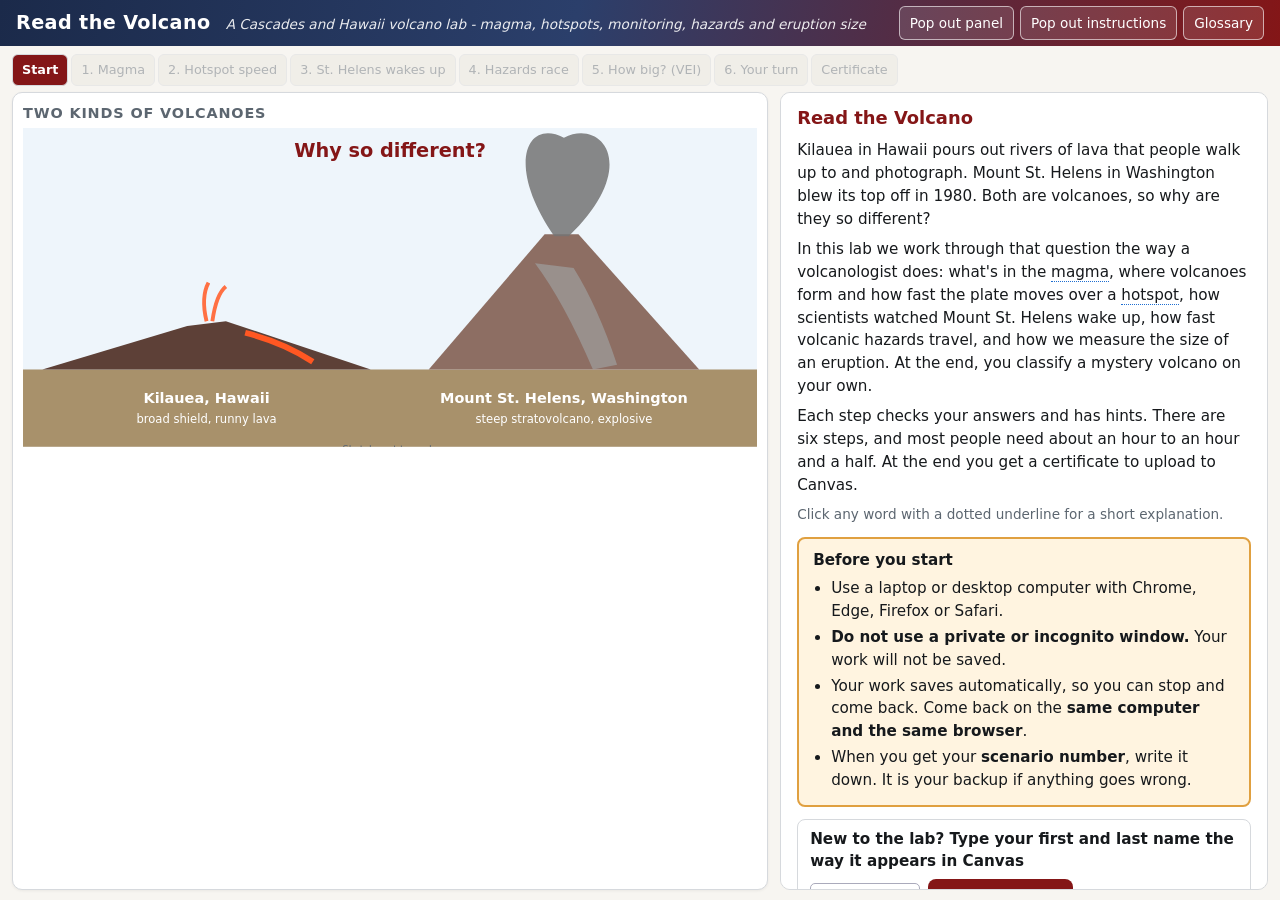
<file: index.html>
<!DOCTYPE html>
<html lang="en">
<head>
<meta charset="utf-8">
<meta name="viewport" content="width=device-width, initial-scale=1">
<title>Read the Volcano - A Cascades and Hawaii Volcano Lab</title>
<link rel="stylesheet" href="css/style.css?v=v1">
</head>
<body>
<header class="site-header">
  <div class="title-block">
    <h1>Read the Volcano</h1>
    <p class="subtitle">A Cascades and Hawaii volcano lab - magma, hotspots, monitoring, hazards and eruption size</p>
  </div>
  <div class="header-tools">
    <button type="button" id="btnPopPanel" class="tool-btn" title="Open the interactive panel in its own window">Pop out panel</button>
    <button type="button" id="btnPopText" class="tool-btn" title="Open the instructions and hints in their own window">Pop out instructions</button>
    <button type="button" id="btnGlossary" class="tool-btn">Glossary</button>
  </div>
</header>

<main>
  <section id="panelWrap" aria-label="Interactive panel">
    <div id="panel"></div>
    <div id="panelPlaceholder" hidden>
      <p>The interactive panel is open in its own window.</p>
      <button type="button" id="btnPanelBack" class="tool-btn">Bring it back</button>
    </div>
  </section>

  <nav id="tabs" aria-label="Lab steps"></nav>

  <div id="stepCol">
  <section id="step" aria-live="polite"></section>
<footer class="site-footer">
  <p><strong>Read the Volcano</strong> by Heather Bedle, University of Oklahoma. Licensed under
  <a href="https://creativecommons.org/licenses/by-sa/4.0/" target="_blank" rel="noopener">CC BY-SA 4.0</a>.
  Diagrams are simplified for teaching; data sources are listed in each step.</p>
  <p class="small">Instructors: <a href="verify.html">check a certificate</a> - <a href="https://github.com/hbedle-subsurface/volcano-lab" target="_blank" rel="noopener">source on GitHub</a></p>
</footer>
  </div>
</main>

<div id="glossaryPop" class="gloss-pop" hidden role="dialog" aria-modal="false"></div>

<script src="js/volc.js?v=v1"></script>
<script src="js/glossary.js?v=v1"></script>
<script src="js/lab.js?v=v1"></script>
<script data-goatcounter="https://hbedle.goatcounter.com/count" async src="//gc.zgo.at/count.js"></script>
</body>
</html>
</file>
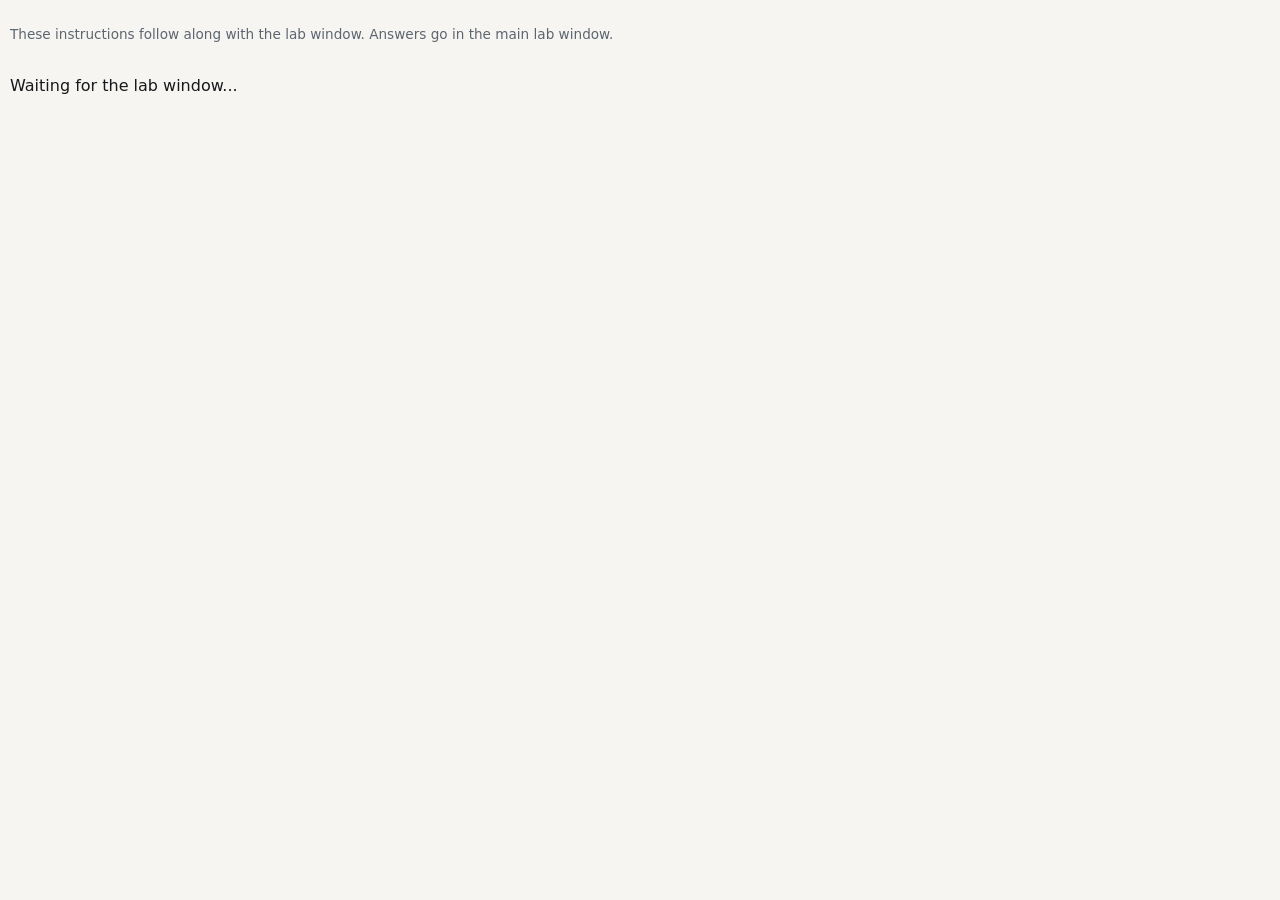
<file: instructions.html>
<!DOCTYPE html>
<html lang="en">
<head>
<meta charset="utf-8">
<meta name="viewport" content="width=device-width, initial-scale=1">
<title>Instructions - Read the Volcano</title>
<link rel="stylesheet" href="css/style.css?v=v1">
</head>
<body class="popwin">
<p class="small">These instructions follow along with the lab window. Answers go in the main lab window.</p>
<div id="text"><p>Waiting for the lab window...</p></div>
<div id="glossaryPop" class="gloss-pop" hidden></div>
<script src="js/glossary.js?v=v1"></script>
<script>
  Glossary.attach(document);
  try {
    const bc = new BroadcastChannel('volclab');
    bc.onmessage = e => {
      if (e.data && e.data.type === 'text') {
        document.getElementById('text').innerHTML = e.data.html;
        document.title = e.data.title + ' - Read the Volcano';
      }
    };
    bc.postMessage({ type: 'hello' });
  } catch (err) {
    document.getElementById('text').innerHTML = '<p>This browser does not support linked windows. The instructions are still in the main lab window.</p>';
  }
</script>
</body>
</html>
</file>
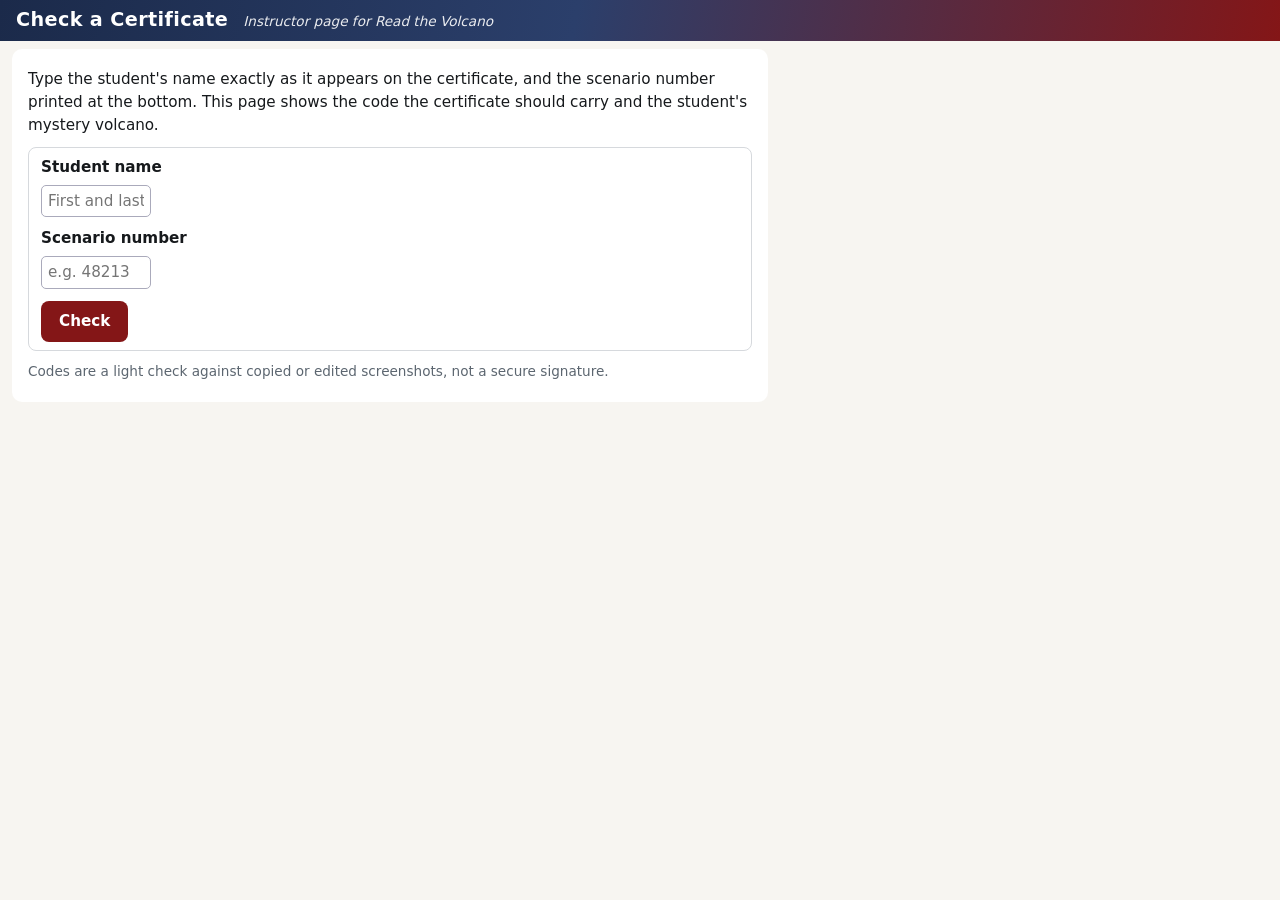
<file: verify.html>
<!DOCTYPE html>
<html lang="en">
<head>
<meta charset="utf-8">
<meta name="viewport" content="width=device-width, initial-scale=1">
<title>Check a Certificate - Read the Volcano</title>
<link rel="stylesheet" href="css/style.css?v=v1">
<meta name="robots" content="noindex">
</head>
<body>
<header class="site-header">
  <div class="title-block">
    <h1>Check a Certificate</h1>
    <p class="subtitle">Instructor page for Read the Volcano</p>
  </div>
</header>
<main>
  <section id="step" style="border-radius:10px">
    <p>Type the student's name exactly as it appears on the certificate, and the scenario number printed at the bottom. This page shows the code the certificate should carry and the student's mystery volcano.</p>
    <div class="q">
      <div class="prompt">Student name</div>
      <input id="nm" class="name-in" type="text" placeholder="First and last name">
      <div class="prompt" style="margin-top:10px">Scenario number</div>
      <input id="sd" type="number" placeholder="e.g. 48213">
      <div style="margin-top:12px"><button class="btn" id="go" type="button">Check</button></div>
    </div>
    <div id="out"></div>
    <p class="small">Codes are a light check against copied or edited screenshots, not a secure signature.</p>
  </section>
</main>
<script src="js/volc.js?v=v1"></script>
<script>
document.getElementById('go').onclick = () => {
  const name = document.getElementById('nm').value.trim().replace(/\s+/g, ' ');
  const seed = parseInt(document.getElementById('sd').value, 10);
  const out = document.getElementById('out');
  if (!name || !(seed >= 10000 && seed <= 99999)) { out.innerHTML = '<p class="status no">Enter a name and a five-digit scenario number.</p>'; return; }
  const sc = VOLC.build(seed), M = sc.myst;
  out.innerHTML = `<div class="reveal">
    <p>The certificate for <strong>${name.replace(/</g, '&lt;')}</strong>, scenario ${seed}, should show the code</p>
    <p class="cert code" style="border:0;padding:0;background:none">${VOLC.verifyCode(name, seed)}</p>
    <table class="data">
      <tr><th>Mystery volcano</th><td>${M.name} (${M.when})</td></tr>
      <tr><th>Rock</th><td>${M.rocks[0]} (${M.si}% silica)</td></tr>
      <tr><th>Setting</th><td>${M.setting === 'hotspot' ? 'hotspot' : 'subduction zone'}</td></tr>
      <tr><th>Eruption style, VEI</th><td>${M.style}, VEI ${M.vei}</td></tr>
      <tr><th>Accepted plate speed</th><td>8 to 11 cm/yr (best fit ${VOLC.fitSpeed.toFixed(1)})</td></tr>
      <tr><th>Other answers</th><td>bulge 30 m, lahar 50 km, pyroclastic flow 3 min</td></tr>
    </table></div>`;
};
</script>
</body>
</html>
</file>
<file: css/style.css>
:root {
  --ink: #16191C;
  --slate: #5C6670;
  --red: #841617;
  --p: #1f6fd1;
  --s: #e0531f;
  --alert: #7b3fbf;
  --ok: #1d7a46;
  --warn: #b35c00;
  --bg: #f7f5f1;
  --card: #ffffff;
  --line: #d6d9dd;
  --st0: #0f8b8d;
  --st1: #8e44ad;
  --st2: #c48a00;
  --ocean: #cfe6f5;
  --land: #f3ead7;
}
* { box-sizing: border-box; }
html, body { margin: 0; padding: 0; }
body {
  font-family: "Segoe UI", system-ui, -apple-system, Roboto, Helvetica, Arial, sans-serif;
  color: var(--ink); background: var(--bg); line-height: 1.5; font-size: 16px;
}
a { color: var(--p); }
.site-header {
  display: flex; flex-wrap: wrap; justify-content: space-between; align-items: center; gap: 10px;
  padding: 12px 18px; color: #fff;
  background: linear-gradient(100deg, #1b2a4a 0%, #2b3f6b 45%, var(--red) 100%);
}
.site-header h1 { margin: 0; font-size: 1.5rem; letter-spacing: .02em; }
.subtitle { margin: 2px 0 0; font-style: italic; opacity: .9; font-size: .95rem; }
.header-tools { display: flex; gap: 6px; flex-wrap: wrap; }
.tool-btn {
  font: inherit; font-size: .85rem; padding: 6px 10px; border-radius: 6px; cursor: pointer;
  border: 1px solid rgba(255,255,255,.6); background: rgba(255,255,255,.12); color: inherit;
}
.tool-btn:hover { background: rgba(255,255,255,.25); }
main { max-width: 1100px; margin: 0 auto; padding: 10px 12px 30px; }

#panelWrap {
  background: var(--card); border: 1px solid var(--line); border-radius: 10px;
  padding: 10px; box-shadow: 0 1px 3px rgba(0,0,0,.06);
}
body.popwin svg.fig { max-height: none; }
#panelPlaceholder { text-align: center; color: var(--slate); }
#panelPlaceholder .tool-btn { color: var(--ink); border-color: var(--line); }
.panel-title { font-weight: 600; margin: 0 0 4px; color: var(--slate); font-size: .9rem; text-transform: uppercase; letter-spacing: .06em; }
.panel-row { display: flex; flex-wrap: wrap; gap: 14px; align-items: flex-start; }
.panel-row > .grow { flex: 1 1 420px; min-width: 280px; }
.panel-row > .side { flex: 0 1 300px; min-width: 240px; }
svg.fig { width: 100%; height: auto; display: block; overflow: hidden; touch-action: manipulation; user-select: none; -webkit-user-select: none; }
svg.fig text { font-family: inherit; }
.controls { display: flex; flex-wrap: wrap; gap: 10px 20px; align-items: center; margin: 6px 0 2px; }
.controls label { font-size: .92rem; }
.controls input[type=range] { width: 220px; vertical-align: middle; accent-color: var(--red); }
.readout { font-variant-numeric: tabular-nums; font-weight: 600; }
.seg { display: inline-flex; border: 1px solid var(--line); border-radius: 8px; overflow: hidden; }
.seg button { font: inherit; font-size: .9rem; padding: 6px 12px; border: 0; background: #fff; cursor: pointer; border-right: 1px solid var(--line); }
.seg button:last-child { border-right: 0; }
.seg button.on-p { background: var(--p); color: #fff; }
.seg button.on-s { background: var(--s); color: #fff; }
.seg button.on { background: var(--ink); color: #fff; }
.chip { display: inline-block; width: 12px; height: 12px; border-radius: 3px; vertical-align: -1px; margin-right: 4px; }

#tabs { display: flex; flex-wrap: wrap; gap: 4px; margin: 12px 0 0; }
#tabs button {
  font: inherit; font-size: .88rem; padding: 7px 11px; border: 1px solid var(--line); border-bottom: none;
  border-radius: 8px 8px 0 0; background: #e9e6df; color: var(--slate); cursor: pointer;
}
#tabs button.active { background: var(--card); color: var(--ink); font-weight: 600; border-top: 3px solid var(--red); }
#tabs button.done::after { content: " \2713"; color: var(--ok); }
#tabs button:disabled { opacity: .45; cursor: not-allowed; }

#step {
  background: var(--card); border: 1px solid var(--line); border-radius: 0 10px 10px 10px;
  padding: 16px 20px 20px;
}
#step h2 { margin: 0 0 8px; color: var(--red); font-size: 1.25rem; }
#step p { margin: .5em 0; max-width: 75ch; }
.how { background: #f2f5f8; border-left: 4px solid var(--p); padding: 8px 12px; border-radius: 0 6px 6px 0; margin: 10px 0; max-width: 80ch; }
.how strong { color: var(--p); }
details.hint { margin: 8px 0; max-width: 80ch; }
details.hint summary { cursor: pointer; color: var(--warn); font-weight: 600; }
details.hint div { padding: 6px 12px; background: #fff7ea; border-radius: 6px; margin-top: 4px; }
.q { margin: 14px 0; padding: 10px 14px; border: 1px solid var(--line); border-radius: 8px; max-width: 80ch; }
.q .prompt { font-weight: 600; margin-bottom: 6px; }
.q label.opt { display: block; padding: 3px 0; cursor: pointer; }
.q input[type=number], .q input[type=text] { font: inherit; width: 110px; padding: 4px 6px; border: 1px solid #aab; border-radius: 5px; }
.q.fbonly { display: none; }
.q.good { border-color: var(--ok); background: #f1faf4; }
.q.bad { border-color: var(--warn); background: #fff8ef; }
.fb { margin-top: 6px; font-size: .95rem; }
.q.good .fb { color: var(--ok); }
.q.bad .fb { color: var(--warn); }
table.data { border-collapse: collapse; margin: 8px 0; font-variant-numeric: tabular-nums; }
table.data th, table.data td { border: 1px solid #c9cdd2; padding: 5px 9px; text-align: center; }
table.data th { background: #eef0f2; font-size: .88rem; }
table.data tr:nth-child(even) td { background: #f4f6f7; }
table.data input { font: inherit; width: 80px; padding: 3px 5px; border: 1px solid #aab; border-radius: 5px; text-align: center; }
.check-row { display: flex; gap: 10px; align-items: center; margin-top: 14px; flex-wrap: wrap; }
.btn {
  font: inherit; font-weight: 600; padding: 9px 18px; border-radius: 8px; cursor: pointer;
  border: 0; background: var(--red); color: #fff;
}
.btn.secondary { background: #fff; color: var(--ink); border: 1px solid var(--line); }
.btn:disabled { opacity: .5; cursor: not-allowed; }
.status { font-weight: 600; }
.status.ok { color: var(--ok); }
.status.no { color: var(--warn); }
.reveal { background: #f1faf4; border: 1px solid var(--ok); border-radius: 8px; padding: 10px 14px; margin: 12px 0; max-width: 80ch; }
.name-in { font: inherit; padding: 8px 10px; width: min(360px, 100%); border: 1px solid #aab; border-radius: 6px; }

.term { border-bottom: 1px dotted var(--p); color: inherit; cursor: help; }
.term:hover { background: #e8f0fb; }
.gloss-pop {
  position: fixed; z-index: 50; max-width: 340px; background: #fff; border: 1px solid var(--line);
  border-radius: 8px; padding: 10px 12px; box-shadow: 0 6px 24px rgba(0,0,0,.18); font-size: .93rem;
}
.gloss-pop h4 { margin: 0 0 4px; color: var(--red); }
.gloss-pop .close { float: right; border: 0; background: none; font-size: 1.1rem; cursor: pointer; color: var(--slate); }
.gloss-list dt { font-weight: 700; color: var(--red); margin-top: 8px; }
.gloss-list dd { margin: 2px 0 0 0; }

.cert {
  border: 6px double var(--red); border-radius: 12px; padding: 16px 22px; max-width: 980px; margin: 10px auto;
  background: linear-gradient(180deg, #fffdf8, #fff7ea);
}
.cert h3 { text-align: center; margin: 0; font-size: 1.6rem; color: var(--red); letter-spacing: .04em; }
.cert .who { text-align: center; font-size: 1.35rem; font-weight: 700; margin: 8px 0 2px; }
.cert .sub { text-align: center; color: var(--slate); margin: 0 0 12px; }
.cert .code { text-align: center; font-family: ui-monospace, Menlo, Consolas, monospace; font-size: 1.3rem; font-weight: 700; letter-spacing: .12em; margin: 12px 0 4px; }
.cert table.data { margin: 8px auto; }
.site-footer { text-align: center; color: var(--slate); font-size: .88rem; padding: 10px 16px 24px; }
.site-footer .small { font-size: .8rem; }
.small { font-size: .85rem; color: var(--slate); }

body.popwin { padding: 10px; }
body.popwin #panel { max-width: none; }

@media print {
  .site-header, #panelWrap, #tabs, .site-footer, .check-row, .no-print { display: none !important; }
  #step { border: 0; padding: 0; }
  body { background: #fff; }
}

/* ---------- laptop and desktop: panel and instructions side by side, no page scrolling ---------- */
@media (min-width: 1000px) {
  html, body { height: 100%; }
  body { display: flex; flex-direction: column; overflow: hidden; }
  .site-header { flex: none; padding: 6px 16px; }
  .site-header h1 { font-size: 1.2rem; display: inline; }
  .subtitle { display: inline; margin-left: 10px; font-size: .85rem; }
  main {
    flex: 1 1 auto; min-height: 0; max-width: none; width: 100%; padding: 8px 12px 10px;
    display: grid; grid-template-columns: minmax(0, 1.55fr) minmax(340px, 1fr);
    grid-template-rows: auto minmax(0, 1fr); column-gap: 12px;
  }
  #tabs { grid-column: 1 / 3; grid-row: 1; margin: 0 0 6px; gap: 3px; }
  #tabs button { font-size: .8rem; padding: 5px 9px; border-radius: 6px; border-bottom: 1px solid var(--line); }
  #tabs button.active { border-top: 1px solid var(--line); background: var(--red); color: #fff; }
  #tabs button.active.done::after { color: #fff; }
  #panelWrap { grid-column: 1; grid-row: 2; min-height: 0; overflow: auto; display: flex; flex-direction: column; }
  #panel { flex: 1 1 auto; min-height: 0; }
  #stepCol { grid-column: 2; grid-row: 2; min-height: 0; overflow-y: auto; border: 1px solid var(--line); border-radius: 10px; background: var(--card); }
  #step { border: 0; border-radius: 10px; padding: 12px 16px 14px; font-size: .95rem; }
  #step h2 { font-size: 1.12rem; }
  .q { padding: 8px 12px; margin: 10px 0; }
  .site-footer { font-size: .78rem; padding: 6px 14px 12px; }
  /* figures fit the height of the panel column */
  #panelWrap svg.fig { max-height: calc(100vh - 205px); }
  #panelWrap .tall svg.fig { max-height: calc(100vh - 175px); }
  #panelWrap .panel-row svg.fig { max-height: calc(100vh - 175px); }
  .panel-row { flex-wrap: nowrap; }
  .panel-row > .grow { flex: 1 1 auto; min-width: 0; }
  .panel-row > .side { flex: 0 0 210px; min-width: 0; font-size: .88rem; }
  .panel-row > .side.nomo { flex: 0 0 auto; width: min(240px, 32%); }
  .controls input[type=range] { width: 170px; }
}
@media (min-width: 1000px) and (max-height: 700px) {
  .panel-title { display: none; }
  #panelWrap svg.fig { max-height: calc(100vh - 175px); }
}
@media (max-width: 999px) {
  #stepCol { margin-top: 0; }
}

.cert-grid { display: flex; flex-wrap: wrap; gap: 16px; justify-content: center; align-items: flex-start; }
.cert-grid table.data { margin: 4px 0; }
.cert .sub { margin: 0 0 6px; }
@media (min-width: 1000px) {
  main.certmode { grid-template-columns: 1fr; }
  main.certmode #panelWrap { display: none; }
  main.certmode #stepCol { grid-column: 1 / 3; }
}
.cert table.data { font-size: .86rem; }
.cert table.data th, .cert table.data td { padding: 4px 7px; }
.cert h3 { font-size: 1.4rem; }
.cert .who { margin: 4px 0 0; }
.cert .code { margin: 6px 0 0; }
@media (min-width: 1000px) { .cert-grid { flex-wrap: nowrap; } }
#step .cert p { max-width: none; }
.cert .code .small { font-family: inherit; letter-spacing: 0; font-weight: 400; }
@media (min-width: 1000px) and (max-width: 1249px) {
  .subtitle { display: none; }
  main { grid-template-columns: minmax(0, 1.7fr) minmax(320px, 1fr); }
  .panel-row { flex-wrap: wrap; }
  .panel-row > .side { flex: 1 1 100%; display: flex; flex-wrap: wrap; gap: 4px 18px; align-items: center; }
  .panel-row > .side > * { margin: 0 !important; }
  .panel-row > .side.nomo { flex: 0 0 auto; width: min(230px, 34%); display: block; }
  #panelWrap .panel-row svg.fig { max-height: calc(100vh - 250px); }
}
@media (min-width: 1000px) and (max-width: 1249px) {
  .panel-row.keep { flex-wrap: nowrap; }
  .panel-row.keep > .side { flex: 0 0 190px; display: block; }
  .panel-row.keep > .side > * { margin: 4px 0 !important; }
  #panelWrap .panel-row.keep svg.fig { max-height: calc(100vh - 175px); }
  #panelWrap .panel-row:not(.keep) svg.fig { max-height: calc(100vh - 275px); }
}
details.hint.stuck summary { color: var(--slate); font-weight: 600; }
details.hint.stuck div { background: #f2f4f6; }
details.hint.stuck p { margin: .3em 0; }

.warn-box { background: #fff4e0; border: 2px solid #e0a040; border-radius: 8px; padding: 10px 14px; margin: 12px 0; max-width: 80ch; }
.warn-box ul { margin: 6px 0 0 18px; padding: 0; }
.warn-box li { margin: 3px 0; }
.warn-banner { background: #fde8e8; border: 2px solid #c0392b; color: #7a1f1f; border-radius: 8px; padding: 10px 14px; margin: 8px; font-size: .92rem; }
.scen-bar { background: #eef3f8; border-radius: 6px; padding: 5px 10px; font-size: .85rem; color: var(--slate); margin-bottom: 8px; }
.linkbtn { font: inherit; background: none; border: 0; color: var(--p); text-decoration: underline; cursor: pointer; padding: 0; }
@media (max-width: 999px) { .warn-banner { margin: 8px 0; } }
@media (min-width: 1000px) {
  #panelWrap .with-ctr svg.fig, #panelWrap .with-ctr .panel-row svg.fig { max-height: calc(100vh - 200px); }
}
@media (min-width: 1000px) and (max-width: 1249px) {
  #panelWrap .with-ctr .panel-row:not(.keep) svg.fig { max-height: calc(100vh - 300px); }
}

.cert-layout { display: flex; gap: 18px; align-items: flex-start; }
.cert-side { flex: 0 0 300px; }
.cert-side h2 { margin-top: 0; }
.cert-layout .cert { flex: 1 1 auto; margin: 0; }
.cert-grid > div { display: flex; flex-direction: column; gap: 6px; }
@media (max-width: 999px) { .cert-layout { flex-direction: column; } .cert-side { flex: none; } }
table.t2tab { font-size: .82rem; }
table.t2tab th, table.t2tab td { padding: 3px 4px; }
table.t2tab input { width: 54px; padding: 2px 3px; }
@media print { .cert-layout { display: block; } }

.mcard { border: 2px solid var(--red); border-radius: 10px; padding: 8px 12px; background: #fffaf3; }
.mcard-head { font-weight: 700; color: var(--red); font-size: 1.05rem; margin-bottom: 4px; }
.mcard table.data { width: 100%; }
.mcard table.data th { width: 130px; }
.msh-board { margin-top: 6px; font-size: .9rem; }
.msh-board .dash { display: flex; flex-wrap: wrap; gap: 6px 20px; }
.msh-board .dot { display: inline-block; width: 11px; height: 11px; border-radius: 50%; margin-right: 5px; vertical-align: -1px; }
.msh-board .evt { margin-top: 6px; background: #fff4e0; border-left: 4px solid #e0a040; padding: 6px 10px; border-radius: 0 6px 6px 0; }
</file>
